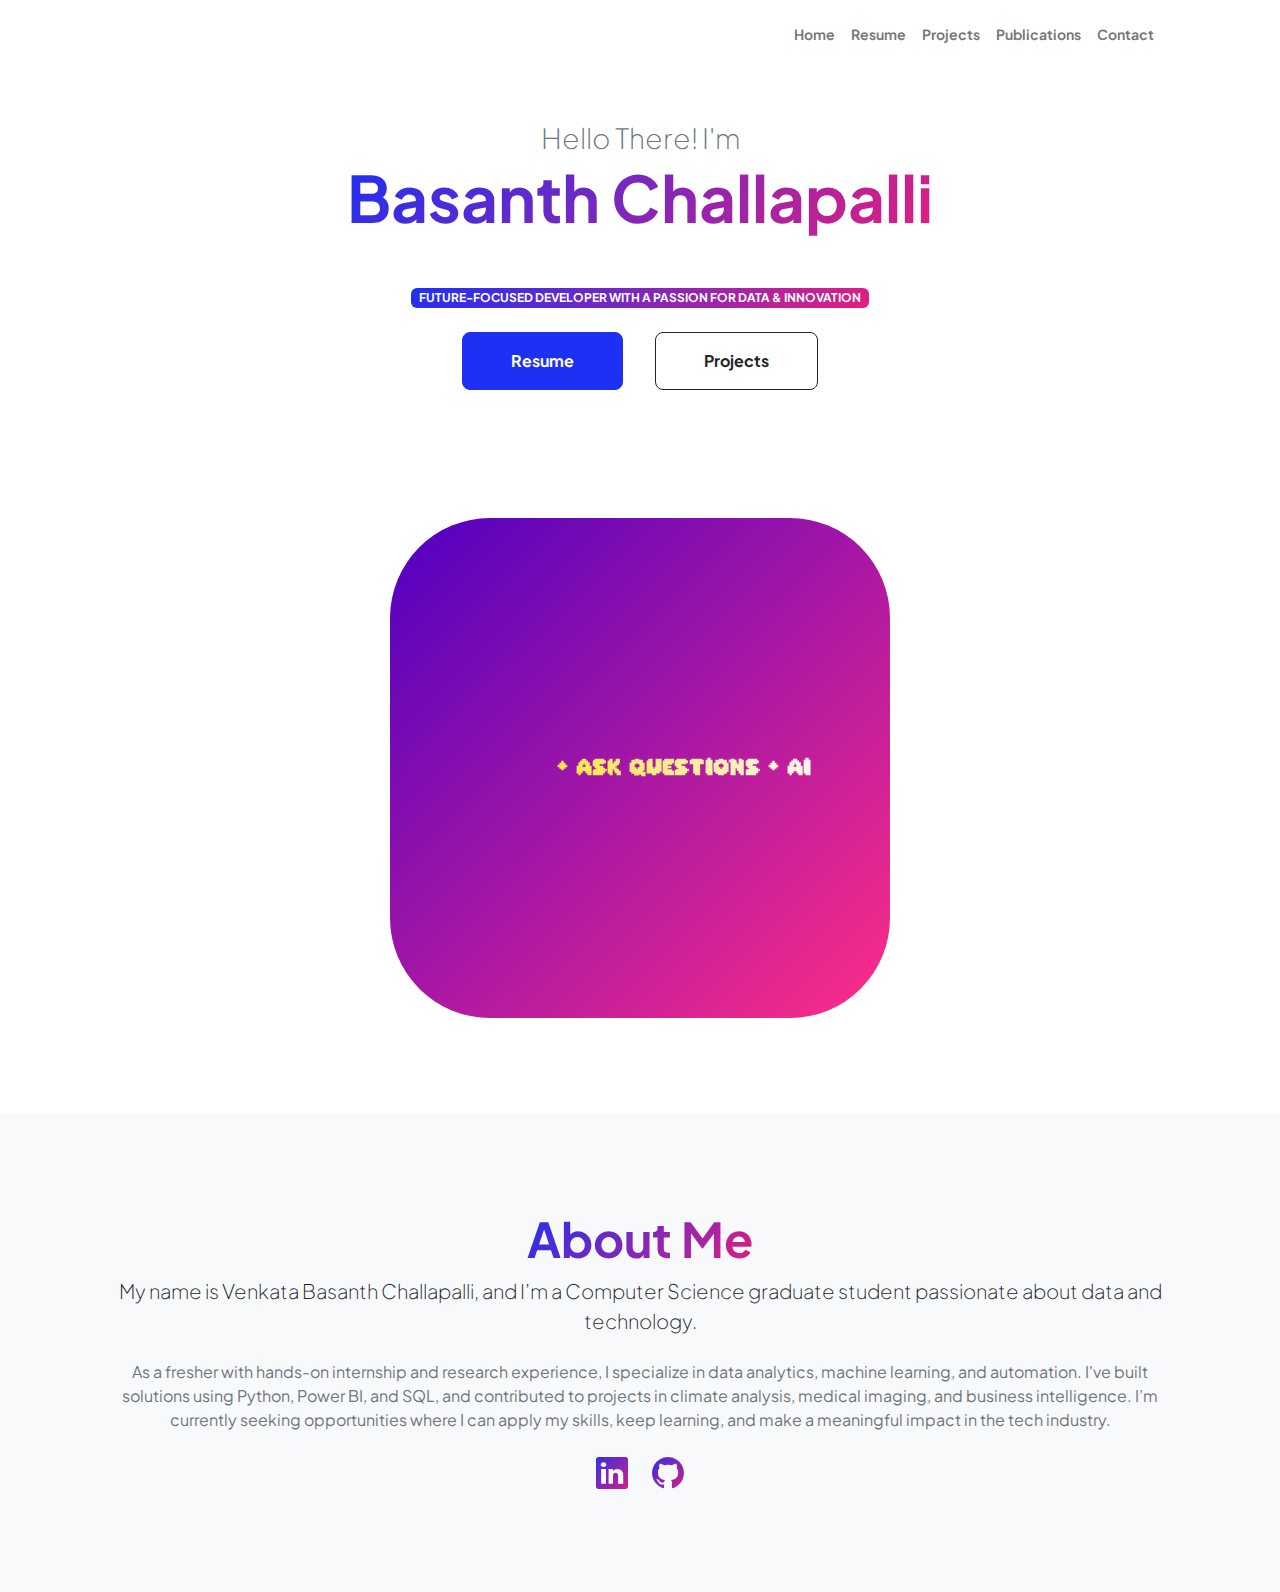
<file: index.html>
<!DOCTYPE html>
<html lang="en">
    <head>
        <meta charset="utf-8" />
        <meta name="viewport" content="width=device-width, initial-scale=1, shrink-to-fit=no" />
        <meta name="description" content="" />
        <meta name="author" content="" />
        <title>Personal - Start Bootstrap Theme</title>
        <!-- Favicon-->
        <link rel="icon" type="image/x-icon" href="assets/favicon.ico" />
        <!-- Custom Google font-->
        <link rel="preconnect" href="https://fonts.googleapis.com" />
        <link rel="preconnect" href="https://fonts.gstatic.com" crossorigin />
        <link href="https://fonts.googleapis.com/css2?family=Plus+Jakarta+Sans:wght@100;200;300;400;500;600;700;800;900&amp;display=swap" rel="stylesheet" />
        <!-- Bootstrap icons-->
        <link href="https://cdn.jsdelivr.net/npm/bootstrap-icons@1.8.1/font/bootstrap-icons.css" rel="stylesheet" />
        <!-- Core theme CSS (includes Bootstrap)-->
        <link href="css/styles.css" rel="stylesheet" />
        
    </head>
    
    <body class="d-flex flex-column h-100">
        <main class="flex-shrink-0">
            <!-- Navigation-->
            <nav class="navbar navbar-expand-lg navbar-light bg-white py-3">
                <div class="container px-5">
                   <!-- <a class="navbar-brand" href="index.html"><span class="fw-bolder text-primary">Start Bootstrap</span></a> -->
                    <button class="navbar-toggler" type="button" data-bs-toggle="collapse" data-bs-target="#navbarSupportedContent" aria-controls="navbarSupportedContent" aria-expanded="false" aria-label="Toggle navigation"><span class="navbar-toggler-icon"></span></button>
                    <div class="collapse navbar-collapse" id="navbarSupportedContent">
                        <ul class="navbar-nav ms-auto mb-2 mb-lg-0 small fw-bolder">
                            <li class="nav-item"><a class="nav-link" href="index.html">Home</a></li>
                            <li class="nav-item"><a class="nav-link" href="resume.html">Resume</a></li>
                            <li class="nav-item"><a class="nav-link" href="projects.html">Projects</a></li>
                            <li class="nav-item"><a class="nav-link" href="publications.html">Publications</a></li>
                            <li class="nav-item"><a class="nav-link" href="contact.html">Contact</a></li>
                        </ul>
                    </div>
                </div>
            </nav>
            <!-- Header-->
            <header class="py-5">
                <div class="container px-5 pb-5">
                    <div class="row gx-5 align-items-center">
                        <div class="col-xxl-5">
                            <!-- Header text content-->
                            <div class="text-center text-xxl-start">
                                <!--<div class="badge bg-gradient-primary-to-secondary text-white mb-4"><div class="text-uppercase">Design &middot; Development &middot; Marketing</div></div>-->
                                
                                <div class="fs-3 fw-light text-muted hello">Hello There!  I'm</div>
                                <h1 class="display-3 fw-bolder mb-5"><span class="text-gradient d-inline">Basanth Challapalli</span></h1>
                                <div class="badge bg-gradient-primary-to-secondary text-white mb-4"><div class="text-uppercase">Future-Focused Developer with a Passion for Data & Innovation</div></div>
                                
                                <div class="d-grid gap-3 d-sm-flex justify-content-sm-center justify-content-xxl-start mb-3">
                                    <a class="btn btn-primary btn-lg px-5 py-3 me-sm-3 fs-6 fw-bolder" href="resume.html">Resume</a>
                                    <a class="btn btn-outline-dark btn-lg px-5 py-3 fs-6 fw-bolder" href="projects.html">Projects</a>
                                </div>
                            </div>
                        </div>
                        <div class="col-xxl-7">
    
    <!-- Header profile picture-->
<div class="d-flex justify-content-center mt-5 mt-xxl-0">
    <div class="profile bg-gradient-primary-to-secondary d-flex align-items-center justify-content-center">
        <!-- Replaced the static text with rotating animation -->
        <div class="profile-text gradient-text pixel-text-bold">
            <span id="rotating-text"></span> • Ask Questions • AI
        </div>
        
        <div class="dots-1">
            <!-- SVG Dots (unchanged) -->
            <svg version="1.1" xmlns="http://www.w3.org/2000/svg" xmlns:xlink="http://www.w3.org/1999/xlink" x="0px" y="0px" viewBox="0 0 191.6 1215.4" style="enable-background: new 0 0 191.6 1215.4" xml:space="preserve">
                <!-- Your existing SVG paths -->
            </svg>
        </div>
        <div class="dots-2">
            <!-- SVG Dots (unchanged) -->
            <svg version="1.1" xmlns="http://www.w3.org/2000/svg" xmlns:xlink="http://www.w3.org/1999/xlink" x="0px" y="0px" viewBox="0 0 191.6 1215.4" style="enable-background: new 0 0 191.6 1215.4" xml:space="preserve">
                <!-- Your existing SVG paths -->
            </svg>
        </div>
        <div class="dots-3">
            <!-- SVG Dots (unchanged) -->
            <svg version="1.1" xmlns="http://www.w3.org/2000/svg" xmlns:xlink="http://www.w3.org/1999/xlink" x="0px" y="0px" viewBox="0 0 191.6 1215.4" style="enable-background: new 0 0 191.6 1215.4" xml:space="preserve">
                <!-- Your existing SVG paths -->
            </svg>
        </div>
        <div class="dots-4">
            <!-- SVG Dots (unchanged) -->
            <svg version="1.1" xmlns="http://www.w3.org/2000/svg" xmlns:xlink="http://www.w3.org/1999/xlink" x="0px" y="0px" viewBox="0 0 191.6 1215.4" style="enable-background: new 0 0 191.6 1215.4" xml:space="preserve">
                <!-- Your existing SVG paths -->
            </svg>
        </div>
    </div>
</div>

<!-- Add this script at the bottom of your body -->
<script>
    const words = ["{Data}", "</Code>", "ETL"];
    let counter = 0;
    const element = document.getElementById("rotating-text");

    setInterval(() => {
        element.style.opacity = 0;
        setTimeout(() => {
            element.textContent = words[counter % words.length];
            element.style.opacity = 1;
            counter++;
        }, 500); // Fade-out time
    }, 2000); // Change word every 2 seconds
</script>
    
    
                            <!-- END of SVG dots-->
                                    </div>
                                </div>
                            </div>
                        </div>
                    </div>
                </div>
            </header>
            <!-- About Section-->
            <section class="bg-light py-5">
                <div class="container px-5">
                    <div class="row gx-5 justify-content-center">
                        <div class="col-xxl-8">
                            <div class="text-center my-5">
                                <h2 class="display-5 fw-bolder"><span class="text-gradient d-inline">About Me</span></h2>
                                <p class="lead fw-light mb-4">My name is Venkata Basanth Challapalli, and I’m a Computer Science graduate student passionate about data and technology.</p>
                                <p class="text-muted">As a fresher with hands-on internship and research experience, I specialize in data analytics, machine learning, and automation. I've built solutions using Python, Power BI, and SQL, and contributed to projects in climate analysis, medical imaging, and business intelligence. I’m currently seeking opportunities where I can apply my skills, keep learning, and make a meaningful impact in the tech industry.

</p>
                                <div class="d-flex justify-content-center fs-2 gap-4">
                                    
                                    <a class="text-gradient" href="https://www.linkedin.com/in/basanth-challapalli/?profileId=ACoAADorU-IB1bsKyMR8qZuldG_duWNZLhRcnw8" target="_blank"><i class="bi bi-linkedin"></i></a>
                                    <a class="text-gradient" href="https://github.com/Basanth2633" target="_blank"><i class="bi bi-github"></i></a>
                                </div>
                            </div>
                        </div>
                    </div>
                </div>
            </section>
        </main>
       <!-- Footer-->
        <!-- <footer class="bg-white py-4 mt-auto">
            <div class="container px-5">
                <div class="row align-items-center justify-content-between flex-column flex-sm-row">
                    <div class="col-auto"><div class="small m-0">Copyright &copy; Your Website 2023</div></div>
                    <div class="col-auto">
                        <a class="small" href="#!">Privacy</a>
                        <span class="mx-1">&middot;</span>
                        <a class="small" href="#!">Terms</a>
                        <span class="mx-1">&middot;</span>
                        <a class="small" href="#!">Contact</a>
                    </div>
                </div>
            </div>
        </footer> -->
        <!-- Bootstrap core JS-->
        <script src="https://cdn.jsdelivr.net/npm/bootstrap@5.2.3/dist/js/bootstrap.bundle.min.js"></script>
        <!-- Core theme JS-->
        <script src="js/scripts.js"></script>
    </body>
    
</html>
</file>
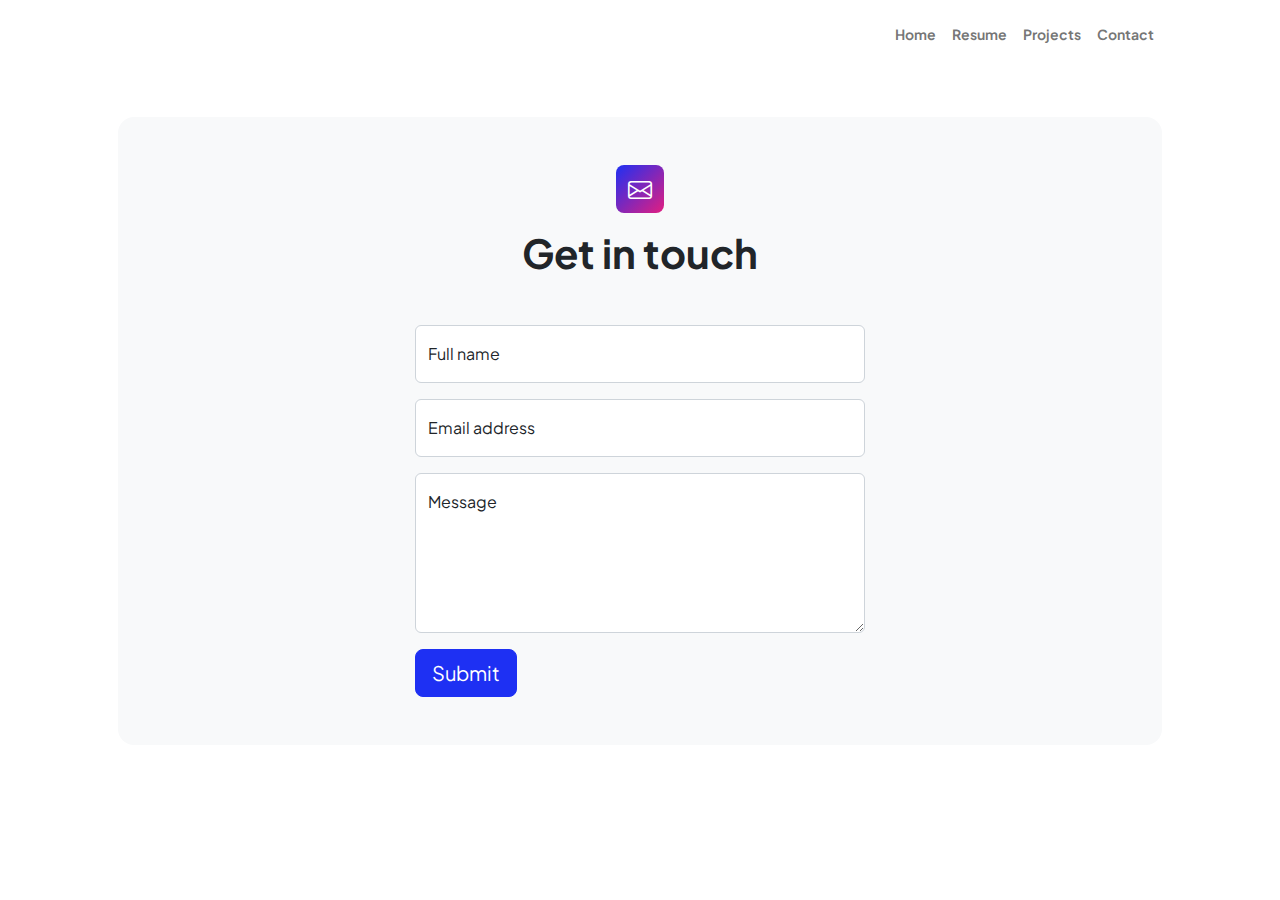
<file: contact.html>
<!DOCTYPE html>
<html lang="en">
    <head>
        <meta charset="utf-8" />
        <meta name="viewport" content="width=device-width, initial-scale=1, shrink-to-fit=no" />
        <meta name="description" content />
        <meta name="author" content />
         <title>Modern Business - Start Bootstrap Template</title> 
        <!-- Favicon-->
        <link rel="icon" type="image/x-icon" href="assets/favicon.ico" />
        <!-- Custom Google font-->
        <link rel="preconnect" href="https://fonts.googleapis.com" />
        <link rel="preconnect" href="https://fonts.gstatic.com" crossorigin />
        <link href="https://fonts.googleapis.com/css2?family=Plus+Jakarta+Sans:wght@100;200;300;400;500;600;700;800;900&amp;display=swap" rel="stylesheet" />
        <!-- Bootstrap icons-->
        <link href="https://cdn.jsdelivr.net/npm/bootstrap-icons@1.8.1/font/bootstrap-icons.css" rel="stylesheet" />
        <!-- Core theme CSS (includes Bootstrap)-->
        <link href="css/styles.css" rel="stylesheet" />
    </head>
    <body class="d-flex flex-column">
        <main class="flex-shrink-0">
            <!-- Navigation-->
            <nav class="navbar navbar-expand-lg navbar-light bg-white py-3">
                <div class="container px-5">
                    <!-- <a class="navbar-brand" href="index.html"><span class="fw-bolder text-primary">Start Bootstrap</span></a> -->
                    <button class="navbar-toggler" type="button" data-bs-toggle="collapse" data-bs-target="#navbarSupportedContent" aria-controls="navbarSupportedContent" aria-expanded="false" aria-label="Toggle navigation"><span class="navbar-toggler-icon"></span></button>
                    <div class="collapse navbar-collapse" id="navbarSupportedContent">
                        <ul class="navbar-nav ms-auto mb-2 mb-lg-0 small fw-bolder">
                            <li class="nav-item"><a class="nav-link" href="index.html">Home</a></li>
                            <li class="nav-item"><a class="nav-link" href="resume.html">Resume</a></li>
                            <li class="nav-item"><a class="nav-link" href="projects.html">Projects</a></li>
                            <li class="nav-item"><a class="nav-link" href="contact.html">Contact</a></li>
                        </ul>
                    </div>
                </div>
            </nav>
            <!-- Page content-->
            <section class="py-5">
                <div class="container px-5">
                    <!-- Contact form-->
                    <div class="bg-light rounded-4 py-5 px-4 px-md-5">
                        <div class="text-center mb-5">
                            <div class="feature bg-primary bg-gradient-primary-to-secondary text-white rounded-3 mb-3"><i class="bi bi-envelope"></i></div>
                            <h1 class="fw-bolder">Get in touch</h1>
                          <!--  <p class="lead fw-normal text-muted mb-0">Let's work together!</p> -->
                        </div>
                        <div class="row gx-5 justify-content-center">
                            <div class="col-lg-8 col-xl-6">
                                <!-- * * * * * * * * * * * * * * *-->
                                <!-- * * SB Forms Contact Form * *-->
                                <!-- * * * * * * * * * * * * * * *-->
                                <!-- This form is pre-integrated with SB Forms.-->
                                <!-- To make this form functional, sign up at-->
                                <!-- https://startbootstrap.com/solution/contact-forms-->
                                <!-- to get an API token!-->
                            <form id="contactForm">
    <div class="form-floating mb-3">
        <input class="form-control" id="name" name="name" type="text" placeholder="Enter your name..." required />
        <label for="name">Full name</label>
    </div>
    <div class="form-floating mb-3">
        <input class="form-control" id="email" name="email" type="email" placeholder="name@example.com" required />
        <label for="email">Email address</label>
    </div>
    <div class="form-floating mb-3">
        <textarea class="form-control" id="message" name="message" placeholder="Enter your message here..." style="height: 10rem" required></textarea>
        <label for="message">Message</label>
    </div>
   <!-- <div class="d-grid"><button class="btn btn-primary btn-lg disabled" id="submitButton" type="submit">Submit</button> </div>  -->
    
    <button class="btn btn-primary btn-lg" type="submit">Submit</button>

</form>

<script src="https://cdn.emailjs.com/dist/email.min.js"></script>
<script>
    (function() {
        emailjs.init("hLOgNrfT6EN1p8JEc"); // Replace with your EmailJS public key
    })();
</script>


<script>
const form = document.getElementById('contactForm');
form.addEventListener('submit', function(event) {
    event.preventDefault();
    
    emailjs.sendForm('service_pg7c20o', 'template_h1ogdal', this)
        .then(function(response) {
            alert('Message Sent Successfully');
        }, function(error) {
            alert('Error sending message: ' + error);
        });
});
</script>
 






                            </div>
                        </div>
                    </div>
                </div>
            </section>
        </main>
        <!-- Footer-->
         <!-- <footer class="bg-white py-4 mt-auto">
            <div class="container px-5">
                <div class="row align-items-center justify-content-between flex-column flex-sm-row">
                    <div class="col-auto"><div class="small m-0">Copyright &copy; Your Website 2023</div></div>
                    <div class="col-auto">
                        <a class="small" href="#!">Privacy</a>
                        <span class="mx-1">&middot;</span>
                        <a class="small" href="#!">Terms</a>
                        <span class="mx-1">&middot;</span>
                        <a class="small" href="#!">Contact</a>
                    </div>
                </div>
            </div>
        </footer> -->
        <!-- Bootstrap core JS-->
        <script src="https://cdn.jsdelivr.net/npm/bootstrap@5.2.3/dist/js/bootstrap.bundle.min.js"></script>
        <!-- Core theme JS-->
        <script src="js/scripts.js"></script>
        <!-- * * * * * * * * * * * * * * * * * * * * * * * * * * * * * * * * * * * * * * * *-->
        <!-- * *                               SB Forms JS                               * *-->
        <!-- * * Activate your form at https://startbootstrap.com/solution/contact-forms * *-->
        <!-- * * * * * * * * * * * * * * * * * * * * * * * * * * * * * * * * * * * * * * * *-->
        <script src="https://cdn.startbootstrap.com/sb-forms-latest.js"></script>
    </body>
</html>
</file>
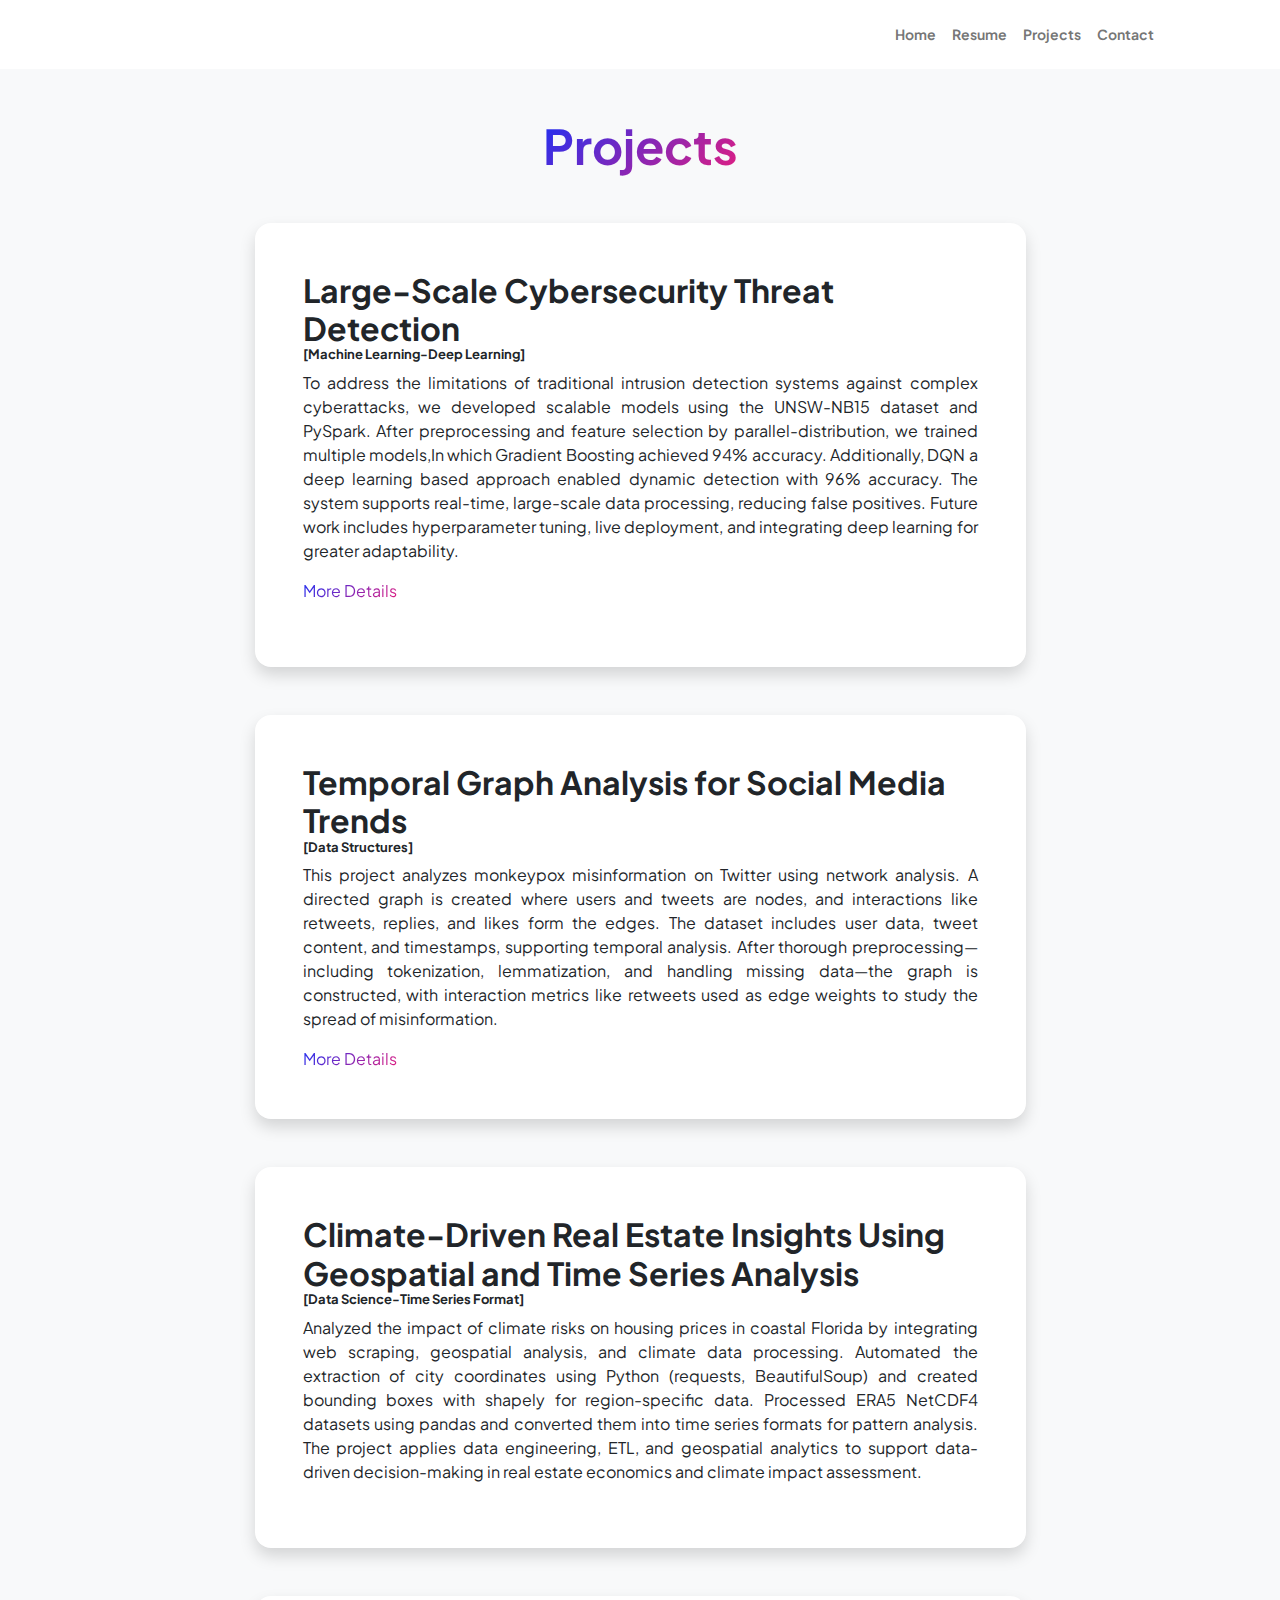
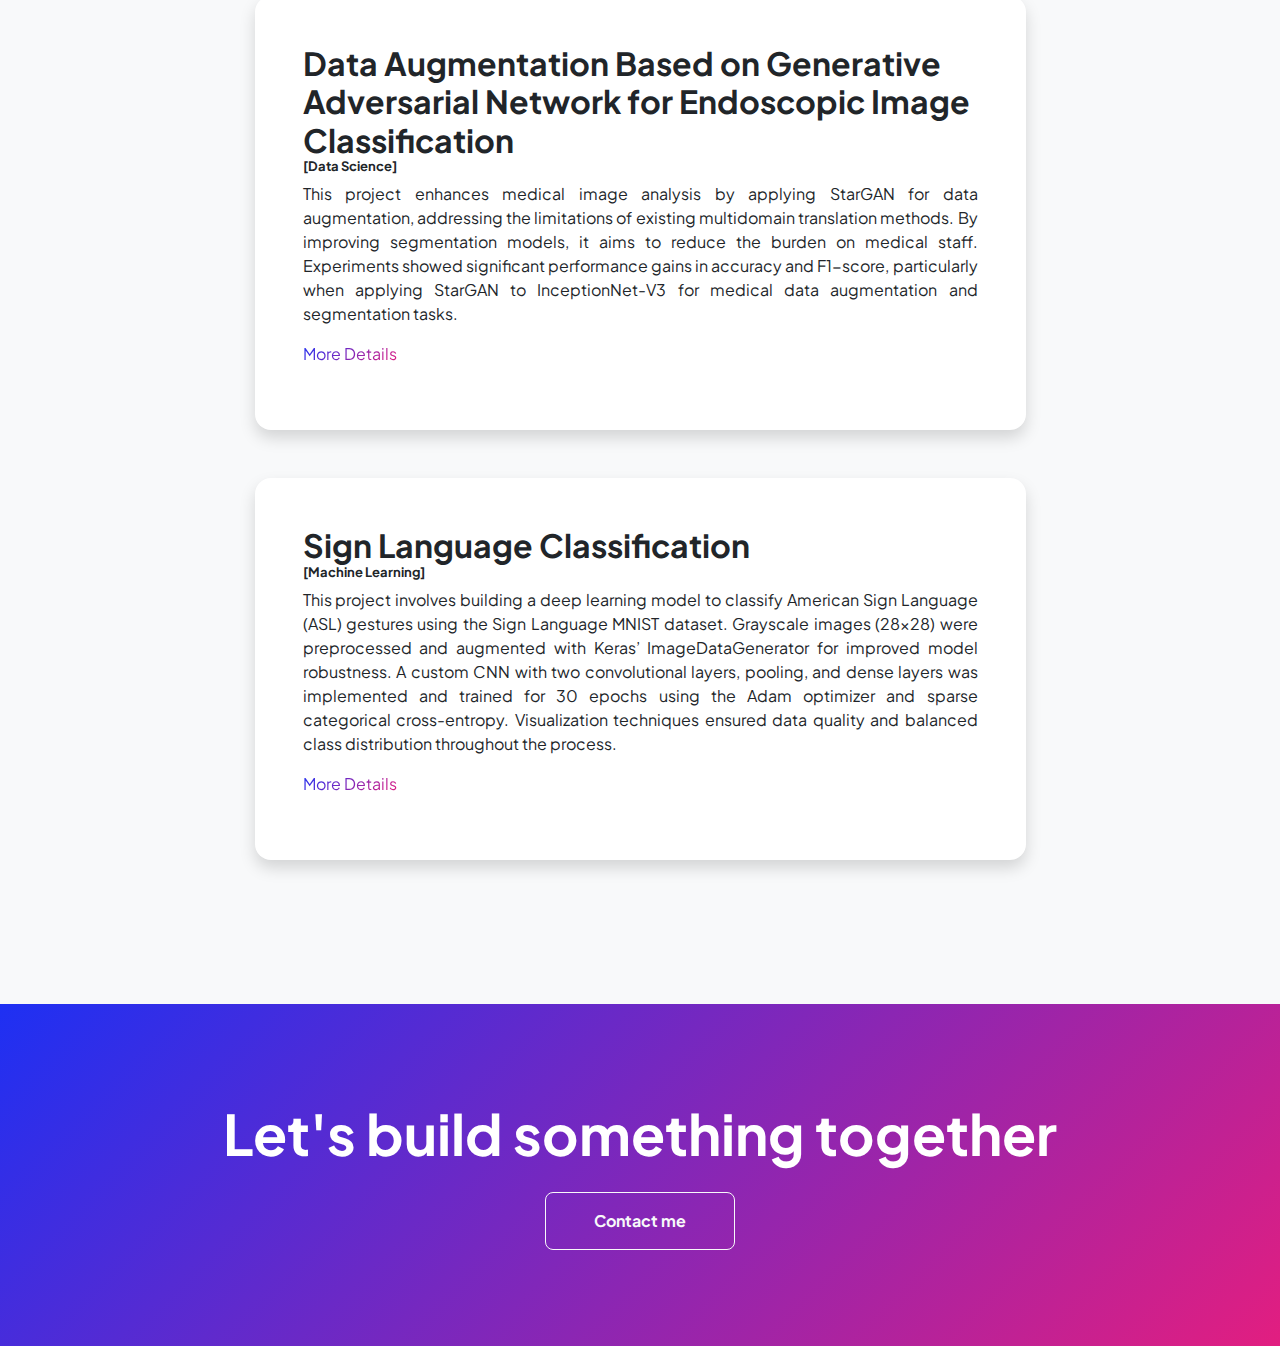
<file: projects.html>
<!DOCTYPE html>
<html lang="en">
    <head>
        <meta charset="utf-8" />
        <meta name="viewport" content="width=device-width, initial-scale=1, shrink-to-fit=no" />
        <meta name="description" content="" />
        <meta name="author" content="" />
        <title>Modern Business - Start Bootstrap Template</title>
        <!-- Favicon-->
        <link rel="icon" type="image/x-icon" href="assets/favicon.ico" />
        <!-- Custom Google font-->
        <link rel="preconnect" href="https://fonts.googleapis.com" />
        <link rel="preconnect" href="https://fonts.gstatic.com" crossorigin />
        <link href="https://fonts.googleapis.com/css2?family=Plus+Jakarta+Sans:wght@100;200;300;400;500;600;700;800;900&amp;display=swap" rel="stylesheet" />
        <!-- Bootstrap icons-->
        <link href="https://cdn.jsdelivr.net/npm/bootstrap-icons@1.8.1/font/bootstrap-icons.css" rel="stylesheet" />
        <!-- Core theme CSS (includes Bootstrap)-->
        <link href="css/styles.css" rel="stylesheet" />
    </head>
    <body class="d-flex flex-column h-100 bg-light">
        <main class="flex-shrink-0">
            <!-- Navigation-->
            <nav class="navbar navbar-expand-lg navbar-light bg-white py-3">
                <div class="container px-5">
                    
                    <button class="navbar-toggler" type="button" data-bs-toggle="collapse" data-bs-target="#navbarSupportedContent" aria-controls="navbarSupportedContent" aria-expanded="false" aria-label="Toggle navigation"><span class="navbar-toggler-icon"></span></button>
                    <div class="collapse navbar-collapse" id="navbarSupportedContent">
                        <ul class="navbar-nav ms-auto mb-2 mb-lg-0 small fw-bolder">
                            <li class="nav-item"><a class="nav-link" href="index.html">Home</a></li>
                            <li class="nav-item"><a class="nav-link" href="resume.html">Resume</a></li>
                            <li class="nav-item"><a class="nav-link" href="projects.html">Projects</a></li>
                            <li class="nav-item"><a class="nav-link" href="contact.html">Contact</a></li>
                        </ul>
                    </div>
                </div>
            </nav>
            <!-- Projects Section-->
            <section class="py-5">
                <div class="container px-5 mb-5">
                    <div class="text-center mb-5">
                        <h1 class="display-5 fw-bolder mb-0"><span class="text-gradient d-inline">Projects</span></h1>
                    </div>
                    <div class="row gx-5 justify-content-center">
                        <div class="col-lg-11 col-xl-9 col-xxl-8">

                             <!-- Project Card 1-->
                             <div class="card overflow-hidden shadow rounded-4 border-0 mb-5">
                                <div class="card-body p-0">
                                    <div class="d-flex align-items-center">
                                        <div class="p-5">
                                            <h2 class="fw-bolder">Large-Scale Cybersecurity Threat Detection <div class="sub_heading">[Machine Learning-Deep Learning]</div> </h2>
                                            <p class="Temporal-context">To address the limitations of traditional intrusion detection systems against complex cyberattacks, we developed scalable models using the UNSW-NB15 dataset and PySpark. After preprocessing and feature selection by parallel-distribution, we trained multiple models,In which Gradient Boosting achieved 94% accuracy. Additionally, DQN a deep learning based approach enabled dynamic detection with 96% accuracy. The system supports real-time, large-scale data processing, reducing false positives. Future work includes hyperparameter tuning, live deployment, and integrating deep learning for greater adaptability.</p>
                                            <a href="https://github.com/Basanth2633/Large-Scale-Cybersecurity-Threat-Detection"target="_blank" class="text-gradient d-inline">More Details</a></p>
                                        </div>
                                        <!--<img  class=" img-fluid" src ="assets/monkeypox.png" alt="alternatetext" width="400" height="1000">-->
                                      <!--<img class="img-fluid" src="assets/img/monkeypox.png" alt="." />--> 

                                    </div>
                                </div>

                                
                            </div>





                             <!-- Project Card 2-->
                            <div class="card overflow-hidden shadow rounded-4 border-0 mb-5">
                                <div class="card-body p-0">
                                    <div class="d-flex align-items-center">
                                        <div class="p-5">
                                            <h2 class="fw-bolder">Temporal Graph Analysis for Social Media Trends <div class="sub_heading"> [Data Structures] </div></h2>
                                            <p class="Temporal-context">
                                                This project analyzes monkeypox misinformation on Twitter using network analysis. A directed graph is created where users and tweets are nodes, and interactions like retweets, replies, and likes form the edges. The dataset includes user data, tweet content, and timestamps, supporting temporal analysis. After thorough preprocessing—including tokenization, lemmatization, and handling missing data—the graph is constructed, with interaction metrics like retweets used as edge weights to study the spread of misinformation.
                                                </p>
                                                <a href="https://github.com/Basanth2633/Temporal-Graph-analysis-for-social-media-trends/tree/main "target="_blank" class="text-gradient d-inline">More Details</a>
                                        </div>
                                        <!--<img  class=" img-fluid" src ="assets/monkeypox.png" alt="alternatetext" width="400" height="1000">-->
                                      <!--<img class="img-fluid" src="assets/img/monkeypox.png" alt="." />--> 

                                    </div>
                                </div>
                            </div>


                            <!--GRA Project-->
                            <div class="card overflow-hidden shadow rounded-4 border-0 mb-5">
                                <div class="card-body p-0">
                                    <div class="d-flex align-items-center">
                                        <div class="p-5">
                                            <h2 class="fw-bolder">Climate-Driven Real Estate Insights Using Geospatial and Time Series Analysis <div class="sub_heading"> [Data Science-Time Series Format] </div></h2>
                                            <p class="Temporal-context">
                                                Analyzed the impact of climate risks on housing prices in coastal Florida by integrating web scraping, geospatial analysis, and climate data processing. Automated the extraction of city coordinates using Python (requests, BeautifulSoup) and created bounding boxes with shapely for region-specific data. Processed ERA5 NetCDF4 datasets using pandas and converted them into time series formats for pattern analysis. The project applies data engineering, ETL, and geospatial analytics to support data-driven decision-making in real estate economics and climate impact assessment.
                                                </p>
                                               <!-- <a href="https://github.com/Basanth2633/Temporal-Graph-analysis-for-social-media-trends/tree/main "target="_blank" class="text-gradient d-inline">More Details</a>-->
                                        </div>
                                        <!--<img  class=" img-fluid" src ="assets/monkeypox.png" alt="alternatetext" width="400" height="1000">-->
                                      <!--<img class="img-fluid" src="assets/img/monkeypox.png" alt="." />--> 

                                    </div>
                                </div>
                            </div>

                            <!-- Project Card 3-->
                            <div class="card overflow-hidden shadow rounded-4 border-0 mb-5">
                                <div class="card-body p-0">
                                    <div class="d-flex align-items-center">
                                        <div class="p-5">
                                            <h2 class="fw-bolder">Data Augmentation Based on Generative Adversarial Network for Endoscopic Image Classification <div class="sub_heading">[Data Science]</div> </h2>
                                            <p class="Temporal-context">This project enhances medical image analysis by applying StarGAN for data augmentation, addressing the limitations of existing multidomain translation methods. By improving segmentation models, it aims to reduce the burden on medical staff. Experiments showed significant performance gains in accuracy and F1-score, particularly when applying StarGAN to InceptionNet-V3 for medical data augmentation and segmentation tasks.</p>
                                            <a href="https://github.com/Basanth2633/Data-Augmentation-Based-on-Generative-Adversarial-Network-for-Endoscopic-Image-Classification-"target="_blank" class="text-gradient d-inline">More Details</a></p>
                                        </div>
                                        <!--<img  class=" img-fluid" src ="assets/monkeypox.png" alt="alternatetext" width="400" height="1000">-->
                                      <!--<img class="img-fluid" src="assets/img/monkeypox.png" alt="." />--> 

                                    </div>
                                </div>

                                
                            </div>



                            <!-- Project Card 4-->
                            <div class="card overflow-hidden shadow rounded-4 border-0 mb-5">
                                <div class="card-body p-0">
                                    <div class="d-flex align-items-center">
                                        <div class="p-5">
                                            <h2 class="fw-bolder">Sign Language Classification <div class="sub_heading">[Machine Learning]</div> </h2>
                                            <p class="Temporal-context">This project involves building a deep learning model to classify American Sign Language (ASL) gestures using the Sign Language MNIST dataset. Grayscale images (28×28) were preprocessed and augmented with Keras’ ImageDataGenerator for improved model robustness. A custom CNN with two convolutional layers, pooling, and dense layers was implemented and trained for 30 epochs using the Adam optimizer and sparse categorical cross-entropy. Visualization techniques ensured data quality and balanced class distribution throughout the process.</p>
                                            <a href="https://github.com/Basanth2633/Sign-Language-Classification--CNN/tree/main"target="_blank" class="text-gradient d-inline">More Details</a></p>
                                        </div>
                                        <!--<img  class=" img-fluid" src ="assets/monkeypox.png" alt="alternatetext" width="400" height="1000">-->
                                      <!--<img class="img-fluid" src="assets/img/monkeypox.png" alt="." />--> 

                                    </div>
                                </div>

                                
                            </div>

                            
                        </div>
                    </div>
                </div>
            </section>
            <!-- Call to action section-->
            <section class="py-5 bg-gradient-primary-to-secondary text-white">
                <div class="container px-5 my-5">
                    <div class="text-center">
                        <h2 class="display-4 fw-bolder mb-4">Let's build something together</h2>
                        <a class="btn btn-outline-light btn-lg px-5 py-3 fs-6 fw-bolder" href="contact.html">Contact me</a>
                    </div>
                </div>
            </section>
        </main>
        <!-- Footer-->
        <!-- <footer class="bg-white py-4 mt-auto">
            <div class="container px-5">
                <div class="row align-items-center justify-content-between flex-column flex-sm-row">
                    <div class="col-auto"><div class="small m-0">Copyright &copy; Your Website 2023</div></div>
                    <div class="col-auto">
                        <a class="small" href="#!">Privacy</a>
                        <span class="mx-1">&middot;</span>
                        <a class="small" href="#!">Terms</a>
                        <span class="mx-1">&middot;</span>
                        <a class="small" href="#!">Contact</a>
                    </div>
                </div>
            </div>
        </footer> -->
        <!-- Bootstrap core JS-->
        <script src="https://cdn.jsdelivr.net/npm/bootstrap@5.2.3/dist/js/bootstrap.bundle.min.js"></script>
        <!-- Core theme JS-->
        <script src="js/scripts.js"></script>
    </body>
</html>
</file>
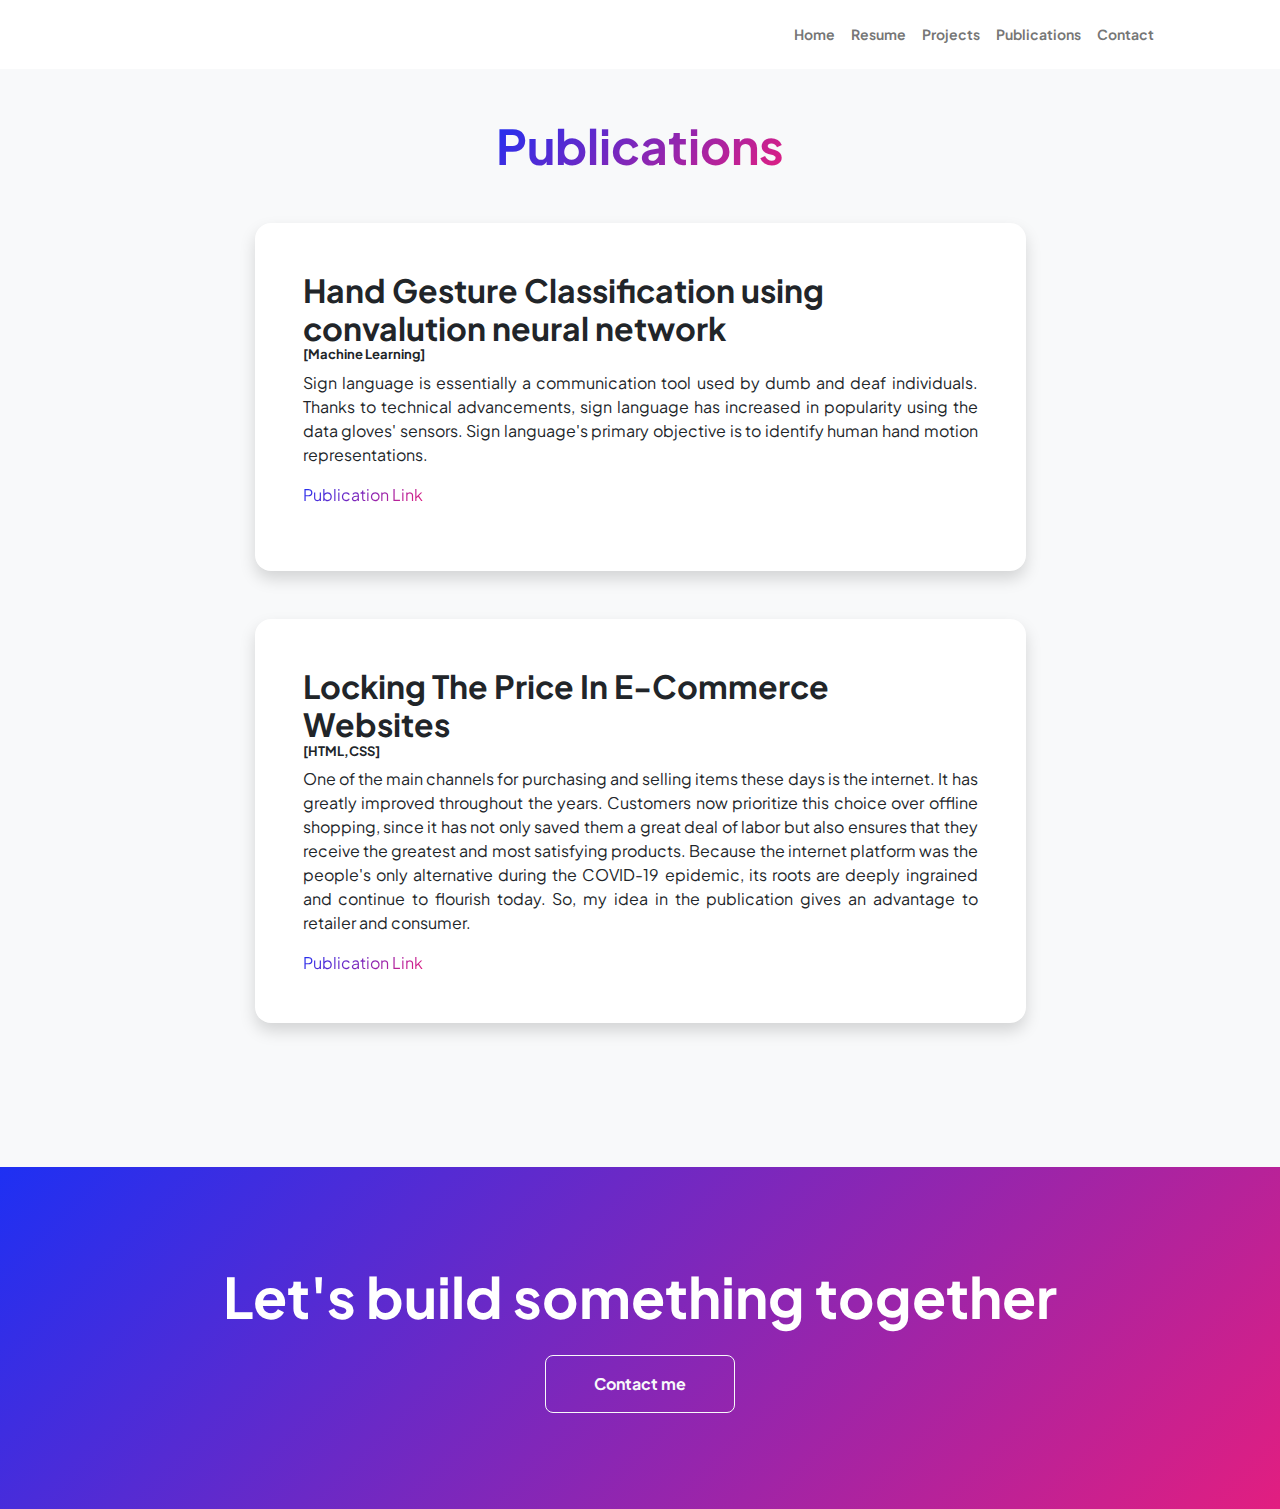
<file: publications.html>
<!DOCTYPE html>
<html lang="en">
    <head>
        <meta charset="utf-8" />
        <meta name="viewport" content="width=device-width, initial-scale=1, shrink-to-fit=no" />
        <meta name="description" content="" />
        <meta name="author" content="" />
        <title>Modern Business - Start Bootstrap Template</title>
        <!-- Favicon-->
        <link rel="icon" type="image/x-icon" href="assets/favicon.ico" />
        <!-- Custom Google font-->
        <link rel="preconnect" href="https://fonts.googleapis.com" />
        <link rel="preconnect" href="https://fonts.gstatic.com" crossorigin />
        <link href="https://fonts.googleapis.com/css2?family=Plus+Jakarta+Sans:wght@100;200;300;400;500;600;700;800;900&amp;display=swap" rel="stylesheet" />
        <!-- Bootstrap icons-->
        <link href="https://cdn.jsdelivr.net/npm/bootstrap-icons@1.8.1/font/bootstrap-icons.css" rel="stylesheet" />
        <!-- Core theme CSS (includes Bootstrap)-->
        <link href="css/styles.css" rel="stylesheet" />
    </head>
    <body class="d-flex flex-column h-100 bg-light">
        <main class="flex-shrink-0">
            <!-- Navigation-->
            <nav class="navbar navbar-expand-lg navbar-light bg-white py-3">
                <div class="container px-5">
                    
                    <button class="navbar-toggler" type="button" data-bs-toggle="collapse" data-bs-target="#navbarSupportedContent" aria-controls="navbarSupportedContent" aria-expanded="false" aria-label="Toggle navigation"><span class="navbar-toggler-icon"></span></button>
                    <div class="collapse navbar-collapse" id="navbarSupportedContent">
                        <ul class="navbar-nav ms-auto mb-2 mb-lg-0 small fw-bolder">
                            <li class="nav-item"><a class="nav-link" href="index.html">Home</a></li>
                            <li class="nav-item"><a class="nav-link" href="resume.html">Resume</a></li>
                            <li class="nav-item"><a class="nav-link" href="projects.html">Projects</a></li>
                            <li class="nav-item"><a class="nav-link" href="publications.html">Publications</a></li>
                            <li class="nav-item"><a class="nav-link" href="contact.html">Contact</a></li>
                        </ul>
                    </div>
                </div>
            </nav>
            <!-- Projects Section-->
            <section class="py-5">
                <div class="container px-5 mb-5">
                    <div class="text-center mb-5">
                        <h1 class="display-5 fw-bolder mb-0"><span class="text-gradient d-inline">Publications</span></h1>
                    </div>
                    <div class="row gx-5 justify-content-center">
                        <div class="col-lg-11 col-xl-9 col-xxl-8">

                             <!-- Project Card 1-->
                             <div class="card overflow-hidden shadow rounded-4 border-0 mb-5">
                                <div class="card-body p-0">
                                    <div class="d-flex align-items-center">
                                        <div class="p-5">
                                            <h2 class="fw-bolder">Hand Gesture Classification using convalution neural network <div class="sub_heading">[Machine Learning]</div> </h2>
                                            <p class="Temporal-context">Sign language is essentially a communication tool used by dumb and deaf individuals. Thanks to technical advancements, sign language has increased in popularity using the data gloves' sensors. Sign language's primary objective is to identify human hand motion representations.</p>
                                            <a href=" https://www.scribd.com/document/641566310/Hand-Gestures-Classification-and-Image-Processing-Using-Convolution-Neural-Network-Algorithm"target="_blank" class="text-gradient d-inline">Publication Link</a></p>
                                        </div>
                                        <!--<img  class=" img-fluid" src ="assets/monkeypox.png" alt="alternatetext" width="400" height="1000">-->
                                      <!--<img class="img-fluid" src="assets/img/monkeypox.png" alt="." />--> 

                                    </div>
                                </div>

                                
                            </div>





                             <!-- Project Card 2-->
                            <div class="card overflow-hidden shadow rounded-4 border-0 mb-5">
                                <div class="card-body p-0">
                                    <div class="d-flex align-items-center">
                                        <div class="p-5">
                                            <h2 class="fw-bolder">Locking The Price In E-Commerce Websites <div class="sub_heading"> [HTML,CSS] </div></h2>
                                            <p class="Temporal-context">
                                                One of the main channels for purchasing and selling items these days is the internet. It has greatly improved throughout the years. Customers now prioritize this choice over offline shopping, since it has not only saved them a great deal of labor but also ensures that they receive the greatest and most satisfying products. Because the internet platform was the people's only alternative during the COVID-19 epidemic, its roots are deeply ingrained and continue to flourish today. So, my idea in the publication gives an advantage to retailer and consumer.
                                                </p>
                                                <a href= https://www.ijcrt.org/papers/IJCRT2311148.pdftarget="_blank" class="text-gradient d-inline">Publication Link</a>
                                        </div>
                                        <!--<img  class=" img-fluid" src ="assets/monkeypox.png" alt="alternatetext" width="400" height="1000">-->
                                      <!--<img class="img-fluid" src="assets/img/monkeypox.png" alt="." />--> 

                                    </div>
                                </div>
                            </div>


                            

                            
                        </div>
                    </div>
                </div>
            </section>
            <!-- Call to action section-->
            <section class="py-5 bg-gradient-primary-to-secondary text-white">
                <div class="container px-5 my-5">
                    <div class="text-center">
                        <h2 class="display-4 fw-bolder mb-4">Let's build something together</h2>
                        <a class="btn btn-outline-light btn-lg px-5 py-3 fs-6 fw-bolder" href="contact.html">Contact me</a>
                    </div>
                </div>
            </section>
        </main>
        <!-- Footer-->
        <!-- <footer class="bg-white py-4 mt-auto">
            <div class="container px-5">
                <div class="row align-items-center justify-content-between flex-column flex-sm-row">
                    <div class="col-auto"><div class="small m-0">Copyright &copy; Your Website 2023</div></div>
                    <div class="col-auto">
                        <a class="small" href="#!">Privacy</a>
                        <span class="mx-1">&middot;</span>
                        <a class="small" href="#!">Terms</a>
                        <span class="mx-1">&middot;</span>
                        <a class="small" href="#!">Contact</a>
                    </div>
                </div>
            </div>
        </footer> -->
        <!-- Bootstrap core JS-->
        <script src="https://cdn.jsdelivr.net/npm/bootstrap@5.2.3/dist/js/bootstrap.bundle.min.js"></script>
        <!-- Core theme JS-->
        <script src="js/scripts.js"></script>
    </body>
</html>
</file>
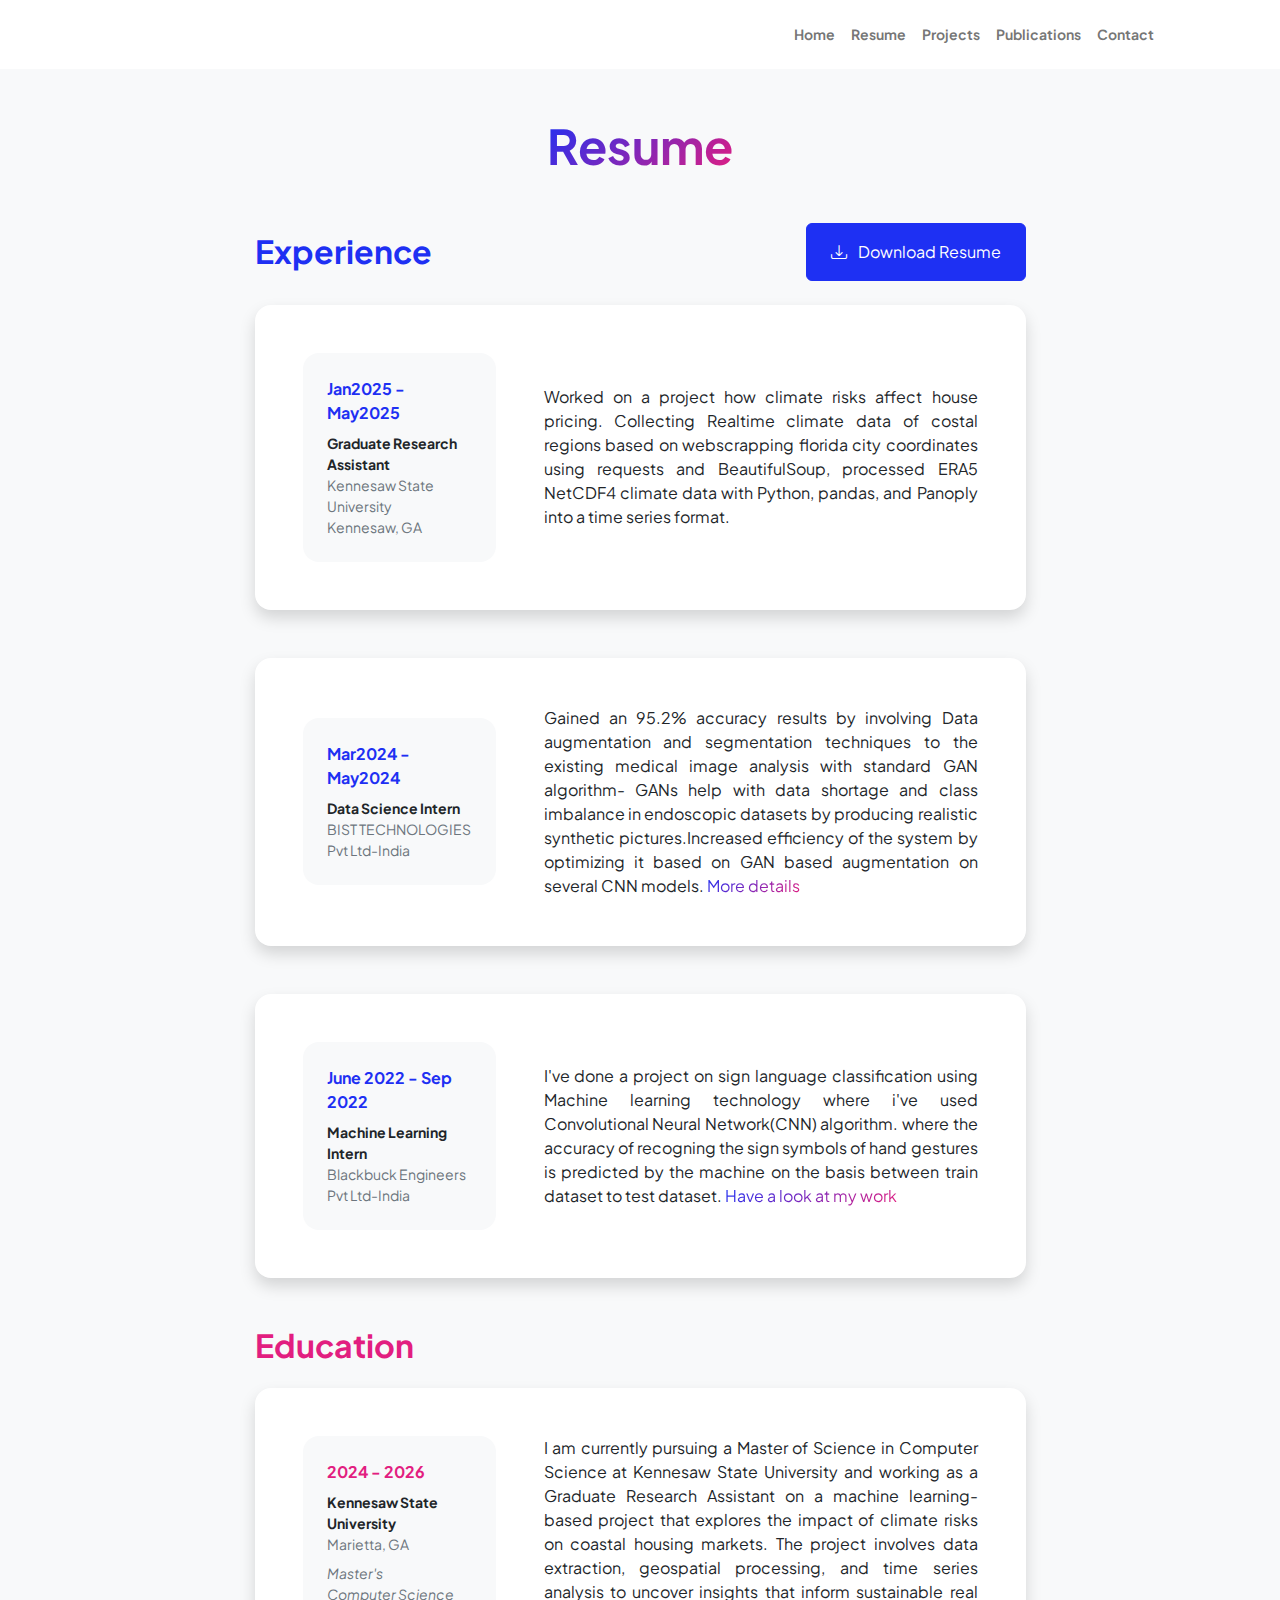
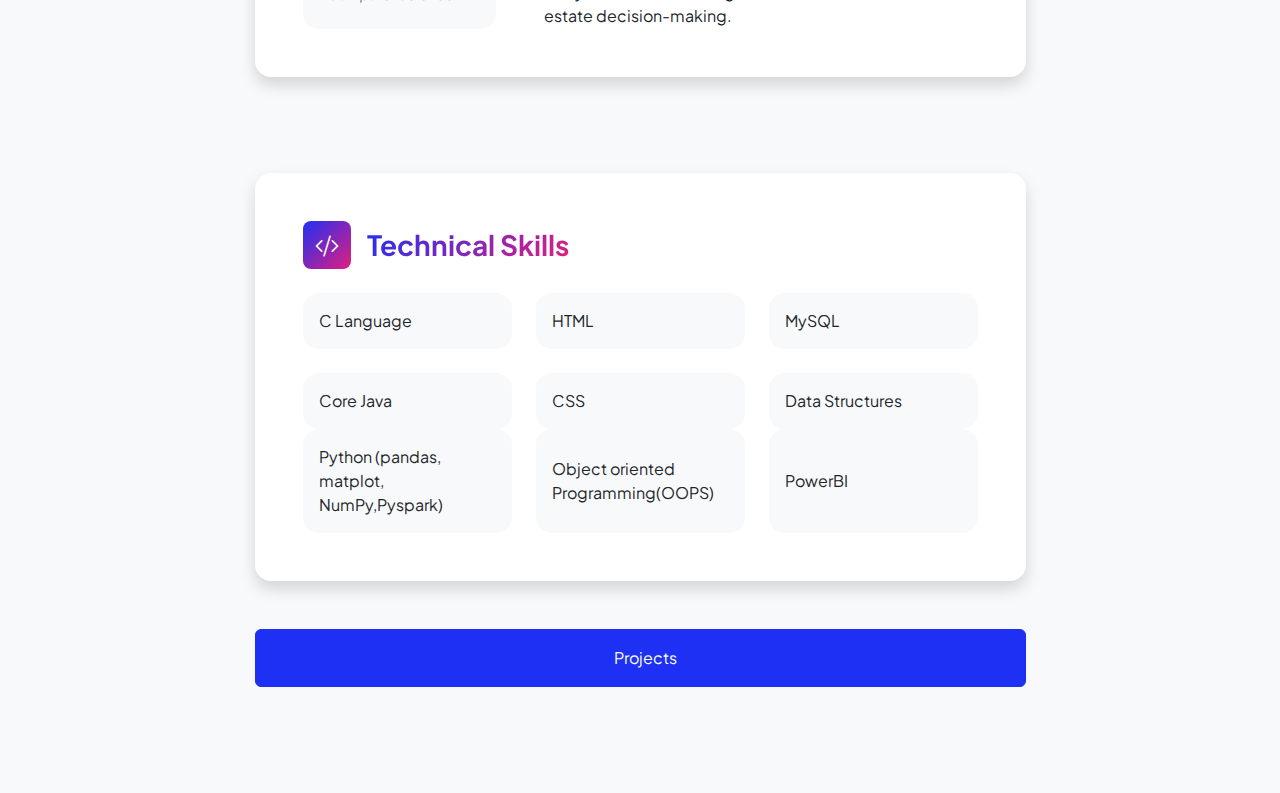
<file: resume.html>
<!DOCTYPE html>
<html lang="en">
    <head>
        <meta charset="utf-8" />
        <meta name="viewport" content="width=device-width, initial-scale=1, shrink-to-fit=no" />
        <meta name="description" content="" />
        <meta name="author" content="" />
        <title>Personal - Start Bootstrap Template</title>
        <!-- Favicon-->
        <link rel="icon" type="image/x-icon" href="assets/favicon.ico" />
        <!-- Custom Google font-->
        <link rel="preconnect" href="https://fonts.googleapis.com" />
        <link rel="preconnect" href="https://fonts.gstatic.com" crossorigin />
        <link href="https://fonts.googleapis.com/css2?family=Plus+Jakarta+Sans:wght@100;200;300;400;500;600;700;800;900&amp;display=swap" rel="stylesheet" />
        <!-- Bootstrap icons-->
        <link href="https://cdn.jsdelivr.net/npm/bootstrap-icons@1.8.1/font/bootstrap-icons.css" rel="stylesheet" />
        <!-- Core theme CSS (includes Bootstrap)-->
        <link href="css/styles.css" rel="stylesheet" />
    </head>
    <body class="d-flex flex-column h-100 bg-light">
        <main class="flex-shrink-0">
            <!-- Navigation-->
            <nav class="navbar navbar-expand-lg navbar-light bg-white py-3">
                <div class="container px-5">
                    
                    <button class="navbar-toggler" type="button" data-bs-toggle="collapse" data-bs-target="#navbarSupportedContent" aria-controls="navbarSupportedContent" aria-expanded="false" aria-label="Toggle navigation"><span class="navbar-toggler-icon"></span></button>
                    <div class="collapse navbar-collapse" id="navbarSupportedContent">
                        <ul class="navbar-nav ms-auto mb-2 mb-lg-0 small fw-bolder">
                            <li class="nav-item"><a class="nav-link" href="index.html">Home</a></li>
                            <li class="nav-item"><a class="nav-link" href="resume.html">Resume</a></li>
                            <li class="nav-item"><a class="nav-link" href="projects.html">Projects</a></li>
                            <li class="nav-item"><a class="nav-link" href="publications.html">Publications</a></li>
                            <li class="nav-item"><a class="nav-link" href="contact.html">Contact</a></li>
                        </ul>
                    </div>
                </div>
            </nav>
            <!-- Page Content-->
            <div class="container px-5 my-5">
                <div class="text-center mb-5">
                    <h1 class="display-5 fw-bolder mb-0"><span class="text-gradient d-inline">Resume</span></h1>
                </div>
                <div class="row gx-5 justify-content-center">
                    <div class="col-lg-11 col-xl-9 col-xxl-8">
                        <!-- Experience Section-->
                        <section>
                            <div class="d-flex align-items-center justify-content-between mb-4">
                                <h2 class="text-primary fw-bolder mb-0">Experience</h2>
                                <!-- Download resume button-->
                                <!-- Note: Set the link href target to a PDF file within your project-->
                                <a class="btn btn-primary px-4 py-3" href="Basanth ResumeN.pdf" target="_blank">
                                    <div class="d-inline-block bi bi-download me-2"></div>
                                    Download Resume
                                </a>
                            </div>
                            <!-- Experience Card 1-->
                            <div class="card shadow border-0 rounded-4 mb-5">
                                <div class="card-body p-5">
                                    <div class="row align-items-center gx-5">
                                        <div class="col text-center text-lg-start mb-4 mb-lg-0">
                                            <div class="bg-light p-4 rounded-4">
                                                <div class="text-primary fw-bolder mb-2">Jan2025 - May2025</div>
                                                <div class="small fw-bolder">Graduate Research Assistant</div>
                                                <div class="small text-muted">Kennesaw State University</div>
                                                <div class="small text-muted">Kennesaw, GA</div>
                                            </div>
                                        </div>
                                        <div class="col-lg-8 justify"><div>Worked on a project how climate risks affect house pricing. Collecting Realtime climate data of costal regions based on webscrapping florida city coordinates using requests and BeautifulSoup, processed ERA5 NetCDF4 climate data with Python, pandas, and Panoply into a time series format.</div></div>
                                    </div>
                                </div>
                            </div>

                            <!-- Experience Card 2-->

                           
                            <div class="card shadow border-0 rounded-4 mb-5"> 
                                <div class="card-body p-5">
                                    <div class="row align-items-center gx-5">
                                        <div class="col text-center text-lg-start mb-4 mb-lg-0">
                                            <div class="bg-light p-4 rounded-4">
                                                <div class="text-primary fw-bolder mb-2"> Mar2024 - May2024</div>
                                                <div class="small fw-bolder">Data Science Intern</div>
                                                <div class="small text-muted">BIST TECHNOLOGIES Pvt Ltd-India</div>
                                                <!--<div class="small text-muted">Gotham City, NY</div>-->
                                            </div>
                                        </div>
                                        <div class="col-lg-8 justify"><div>Gained an 95.2% accuracy results by involving Data augmentation and segmentation techniques to the existing medical image analysis with standard GAN algorithm- GANs help with data shortage and class imbalance in endoscopic datasets by producing realistic synthetic pictures.Increased efficiency of the system by optimizing it based on GAN based augmentation on several CNN models. 
                                            <a class=" text-gradient d-inline" href="https://github.com/Basanth2633/Data-Augmentation-Based-on-Generative-Adversarial-Network-for-Endoscopic-Image-Classification-" target="_blank"> More details</a>
                                        </div></div>
                                    </div>
                                </div>
                            </div>

                            <!-- Experience Card 3-->

                            <div class="card shadow border-0 rounded-4 mb-5"> 
                                <div class="card-body p-5">
                                    <div class="row align-items-center gx-5">
                                        <div class="col text-center text-lg-start mb-4 mb-lg-0">
                                            <div class="bg-light p-4 rounded-4">
                                                <div class="text-primary fw-bolder mb-2"> June 2022 - Sep 2022</div>
                                                <div class="small fw-bolder">Machine Learning Intern</div>
                                                <div class="small text-muted">Blackbuck Engineers Pvt Ltd-India</div>
                                                <!--<div class="small text-muted">Gotham City, NY</div>-->
                                            </div>
                                        </div>
                                        <div class="col-lg-8 justify"><div>I've done a project on sign language classification using Machine learning technology where i've used Convolutional Neural Network(CNN) algorithm. where the accuracy of recogning the sign symbols of hand gestures is predicted by the machine on the basis between train dataset to test dataset.
                                            
                                            <a class=" text-gradient d-inline" href="https://github.com/Basanth2633/Sign-Language-Classification--CNN" target="_blank"> Have a look at my work</a>
                                        </div></div>
                                    </div>
                                </div>
                            </div>


                        
                        </section>
                        <!-- Education Section-->
                        <section>
                            <h2 class="text-secondary fw-bolder mb-4">Education</h2>
                            <!-- Education Card 1-->
                            <div class="card shadow border-0 rounded-4 mb-5">
                                <div class="card-body p-5">
                                    <div class="row align-items-center gx-5">
                                        <div class="col text-center text-lg-start mb-4 mb-lg-0">
                                            <div class="bg-light p-4 rounded-4">
                                                <div class="text-secondary fw-bolder mb-2">2024 - 2026</div>
                                                <div class="mb-2">
                                                    <div class="small fw-bolder">Kennesaw State University</div>
                                                    <div class="small text-muted">Marietta, GA</div>
                                                </div>
                                                <div class="fst-italic">
                                                    <div class="small text-muted">Master's</div>
                                                    <div class="small text-muted">Computer Science</div>
                                                </div>
                                            </div>
                                        </div>
                                        <div class="col-lg-8 justify"><div>I am currently pursuing a Master of Science in Computer Science at Kennesaw State University and working as a Graduate Research Assistant on a machine learning-based project that explores the impact of climate risks on coastal housing markets. The project involves data extraction, geospatial processing, and time series analysis to uncover insights that inform sustainable real estate decision-making.</div></div>
                                    </div>
                                </div>
                            </div>
                            <!-- Education Card 2-->
                           <!--  <div class="card shadow border-0 rounded-4 mb-5">
                                <div class="card-body p-5">
                                    <div class="row align-items-center gx-5">
                                        <div class="col text-center text-lg-start mb-4 mb-lg-0">
                                            <div class="bg-light p-4 rounded-4">
                                                <div class="text-secondary fw-bolder mb-2">2011 - 2015</div>
                                                <div class="mb-2">
                                                    <div class="small fw-bolder">ULA</div>
                                                    <div class="small text-muted">Los Angeles, CA</div>
                                                </div>
                                                <div class="fst-italic">
                                                    <div class="small text-muted">Undergraduate</div>
                                                    <div class="small text-muted">Computer Science</div>
                                                </div>
                                            </div>
                                        </div>
                                        <div class="col-lg-8"><div>Lorem ipsum dolor sit amet consectetur adipisicing elit. Delectus laudantium, voluptatem quis repellendus eaque sit animi illo ipsam amet officiis corporis sed aliquam non voluptate corrupti excepturi maxime porro fuga.</div></div>
                                    </div>
                                </div>
                            </div>-->
                        </section>
                        <!-- Divider-->
                        <div class="pb-5"></div>
                        <!-- Skills Section-->
                        <section>
                            <!-- Skillset Card-->
                            <div class="card shadow border-0 rounded-4 mb-5">
                                <div class="card-body p-5">
                                    <!-- Technical skills list-->
                                   <!-- <div class="mb-5">
                                        <div class="d-flex align-items-center mb-4">
                                            <div class="feature bg-primary bg-gradient-primary-to-secondary text-white rounded-3 me-3"><i class="bi bi-tools"></i></div>
                                            <h3 class="fw-bolder mb-0"><span class="text-gradient d-inline">Technical Skills</span></h3>
                                        </div>
                                        <div class="row row-cols-1 row-cols-md-3 mb-4">
                                            <div class="col mb-4 mb-md-0"><div class="d-flex align-items-center bg-light rounded-4 p-3 h-100">C language</div></div>
                                            
                                            <div class="col mb-4 mb-md-0"><div class="d-flex align-items-center bg-light rounded-4 p-3 h-100">Python (pandas, matplot, NumPy,Pyspark)</div></div>
                                            <div class="col"><div class="d-flex align-items-center bg-light rounded-4 p-3 h-100">Database Management system</div></div>
                                        </div>
                                        <div class="row row-cols-1 row-cols-md-3">
                                            <div class="col mb-4 mb-md-0"><div class="d-flex align-items-center bg-light rounded-4 p-3 h-100">Network Security</div></div>
                                            <div class="col mb-4 mb-md-0"><div class="d-flex align-items-center bg-light rounded-4 p-3 h-100">Adobe Software Suite</div></div>
                                            <div class="col"><div class="d-flex align-items-center bg-light rounded-4 p-3 h-100">User Interface Design</div></div>
                                        </div>
                                    </div>-->
                                    <!-- Languages list-->
                                    <div class="mb-0">
                                        <div class="d-flex align-items-center mb-4">
                                           
                                            <div class="feature bg-primary bg-gradient-primary-to-secondary text-white rounded-3 me-3"><i class="bi bi-code-slash"></i></div>
                                            <h3 class="fw-bolder mb-0"><span class="text-gradient d-inline">Technical Skills</span></h3>
                                        </div>
                                        <div class="row row-cols-1 row-cols-md-3 mb-4">
                                            <div class="col mb-4 mb-md-0"><div class="d-flex align-items-center bg-light rounded-4 p-3 h-100">C Language</div></div>
                                            <div class="col mb-4 mb-md-0"><div class="d-flex align-items-center bg-light rounded-4 p-3 h-100">HTML</div></div>
                                            <div class="col mb-4 mb-md-0"><div class="d-flex align-items-center bg-light rounded-4 p-3 h-100">MySQL</div></div>
                                            
                                        </div>
                                       

                                        <div class="row row-cols-1 row-cols-md-3">
                                            <div class="col mb-4 mb-md-0"><div class="d-flex align-items-center bg-light rounded-4 p-3 h-100">Core Java </div></div>
                                            <div class="col mb-4 mb-md-0"><div class="d-flex align-items-center bg-light rounded-4 p-3 h-100">CSS</div></div>
                                            <div class="col"><div class="d-flex align-items-center bg-light rounded-4 p-3 h-100">Data Structures</div></div>
                                        </div>

                                        
                                          <div class="row row-cols-1 row-cols-md-3">
                                            <div class="col mb-4 mb-md-0"><div class="d-flex align-items-center bg-light rounded-4 p-3 h-100">Python (pandas, matplot, NumPy,Pyspark) </div></div>
                                            <div class="col mb-4 mb-md-0"><div class="d-flex align-items-center bg-light rounded-4 p-3 h-100">Object
                                                oriented Programming(OOPS)</div></div>
                                            <div class="col"><div class="d-flex align-items-center bg-light rounded-4 p-3 h-100">PowerBI</div></div>
                                        </div>

                                       


                                    </div>
                                </div>
                            </div>
                        </section>
                          <div class=" d-flex flex-column  justify-content-between" >
                          <a class="btn btn-primary px-4 py-3  justify-content-between" href="projects.html">
                                    <div class="d-inline-block bi   me-2"></div>
                                    Projects
                            </a> 
                        </div>
                    </div>
                </div>
            </div>

            <a class="btn btn-outline-light btn-lg px-5 py-3 fs-6 fw-bolder" href="contact.html">Contact me</a>
        </main>
        <!-- Footer-->
        <!-- <footer class="bg-white py-4 mt-auto">
            <div class="container px-5">
                <div class="row align-items-center justify-content-between flex-column flex-sm-row">
                    <div class="col-auto"><div class="small m-0">Copyright &copy; Your Website 2023</div></div>
                    <div class="col-auto">
                        <a class="small" href="#!">Privacy</a>
                        <span class="mx-1">&middot;</span>
                        <a class="small" href="#!">Terms</a>
                        <span class="mx-1">&middot;</span>
                        <a class="small" href="#!">Contact</a>
                    </div>
                </div>
            </div>-->
        </footer>
        <!-- Bootstrap core JS-->
        <script src="https://cdn.jsdelivr.net/npm/bootstrap@5.2.3/dist/js/bootstrap.bundle.min.js"></script>
        <!-- Core theme JS-->
        <script src="js/scripts.js"></script>
    </body>
</html>
</file>
